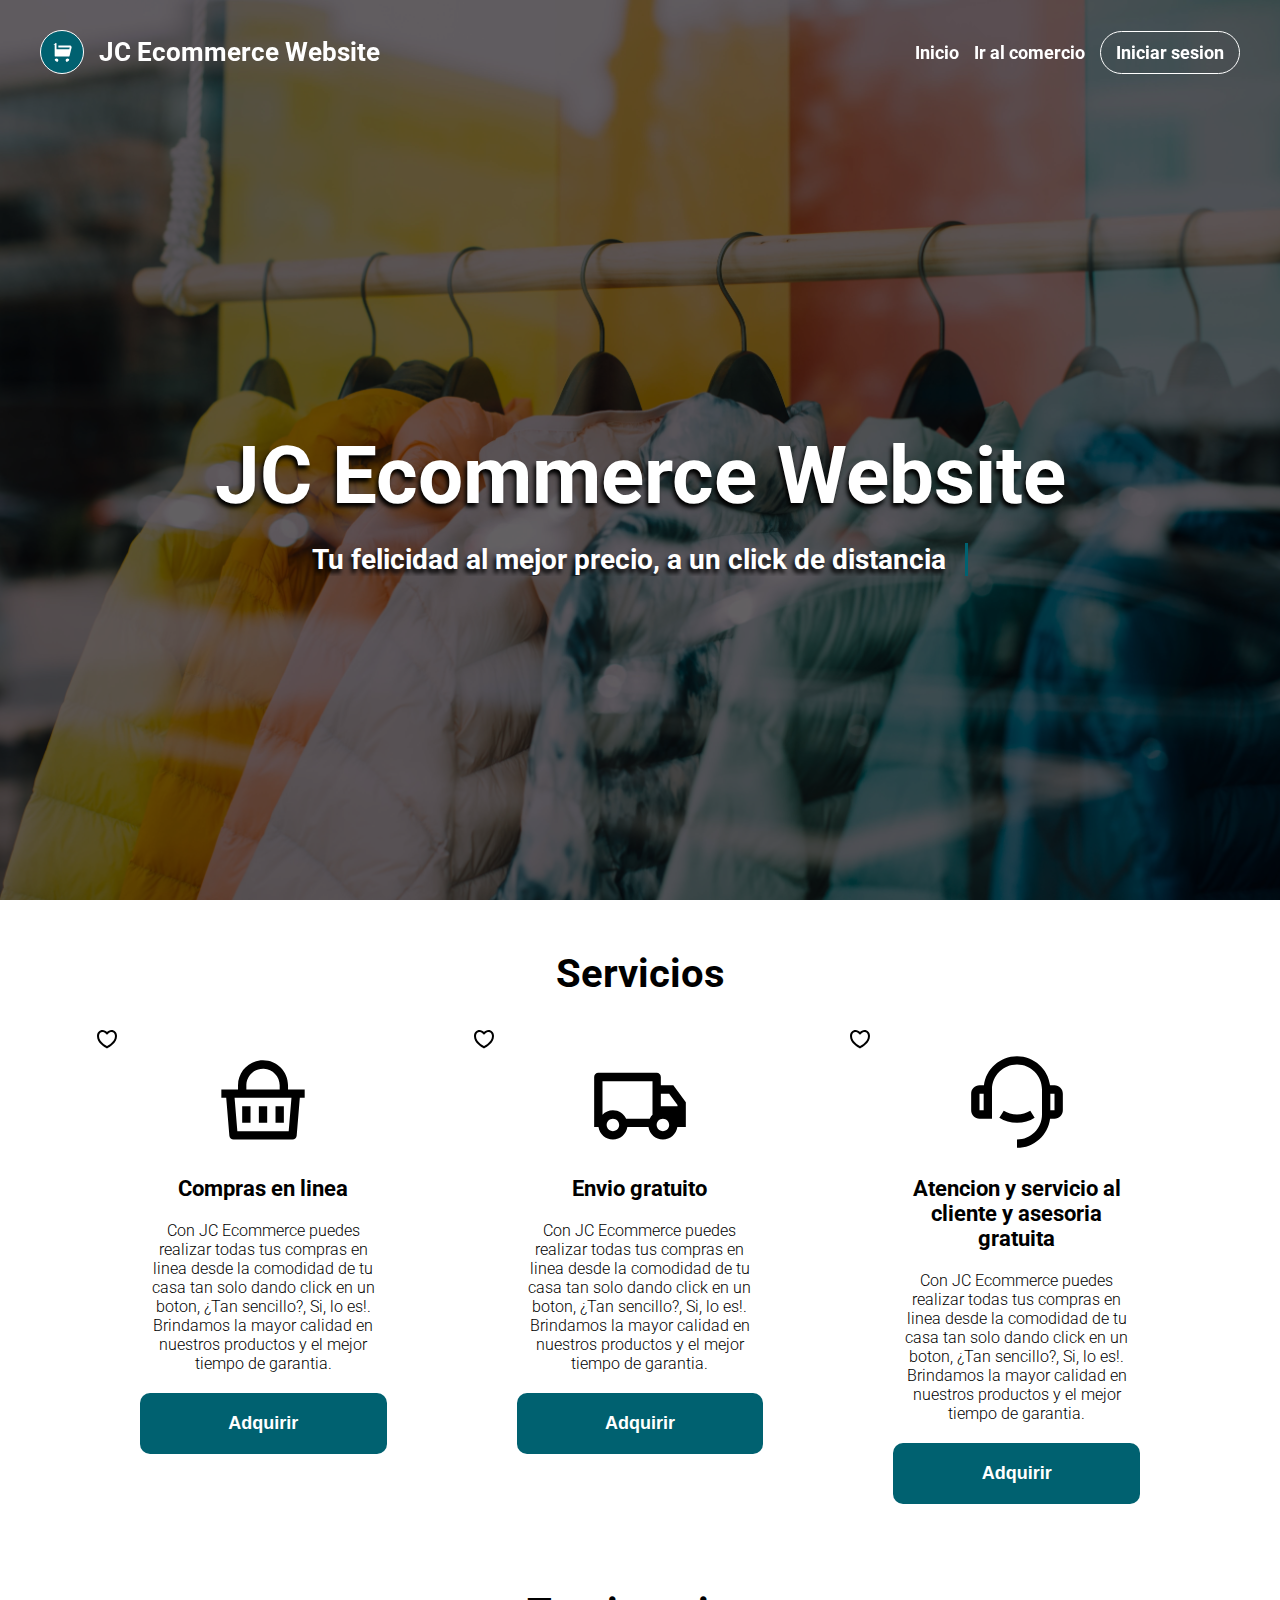
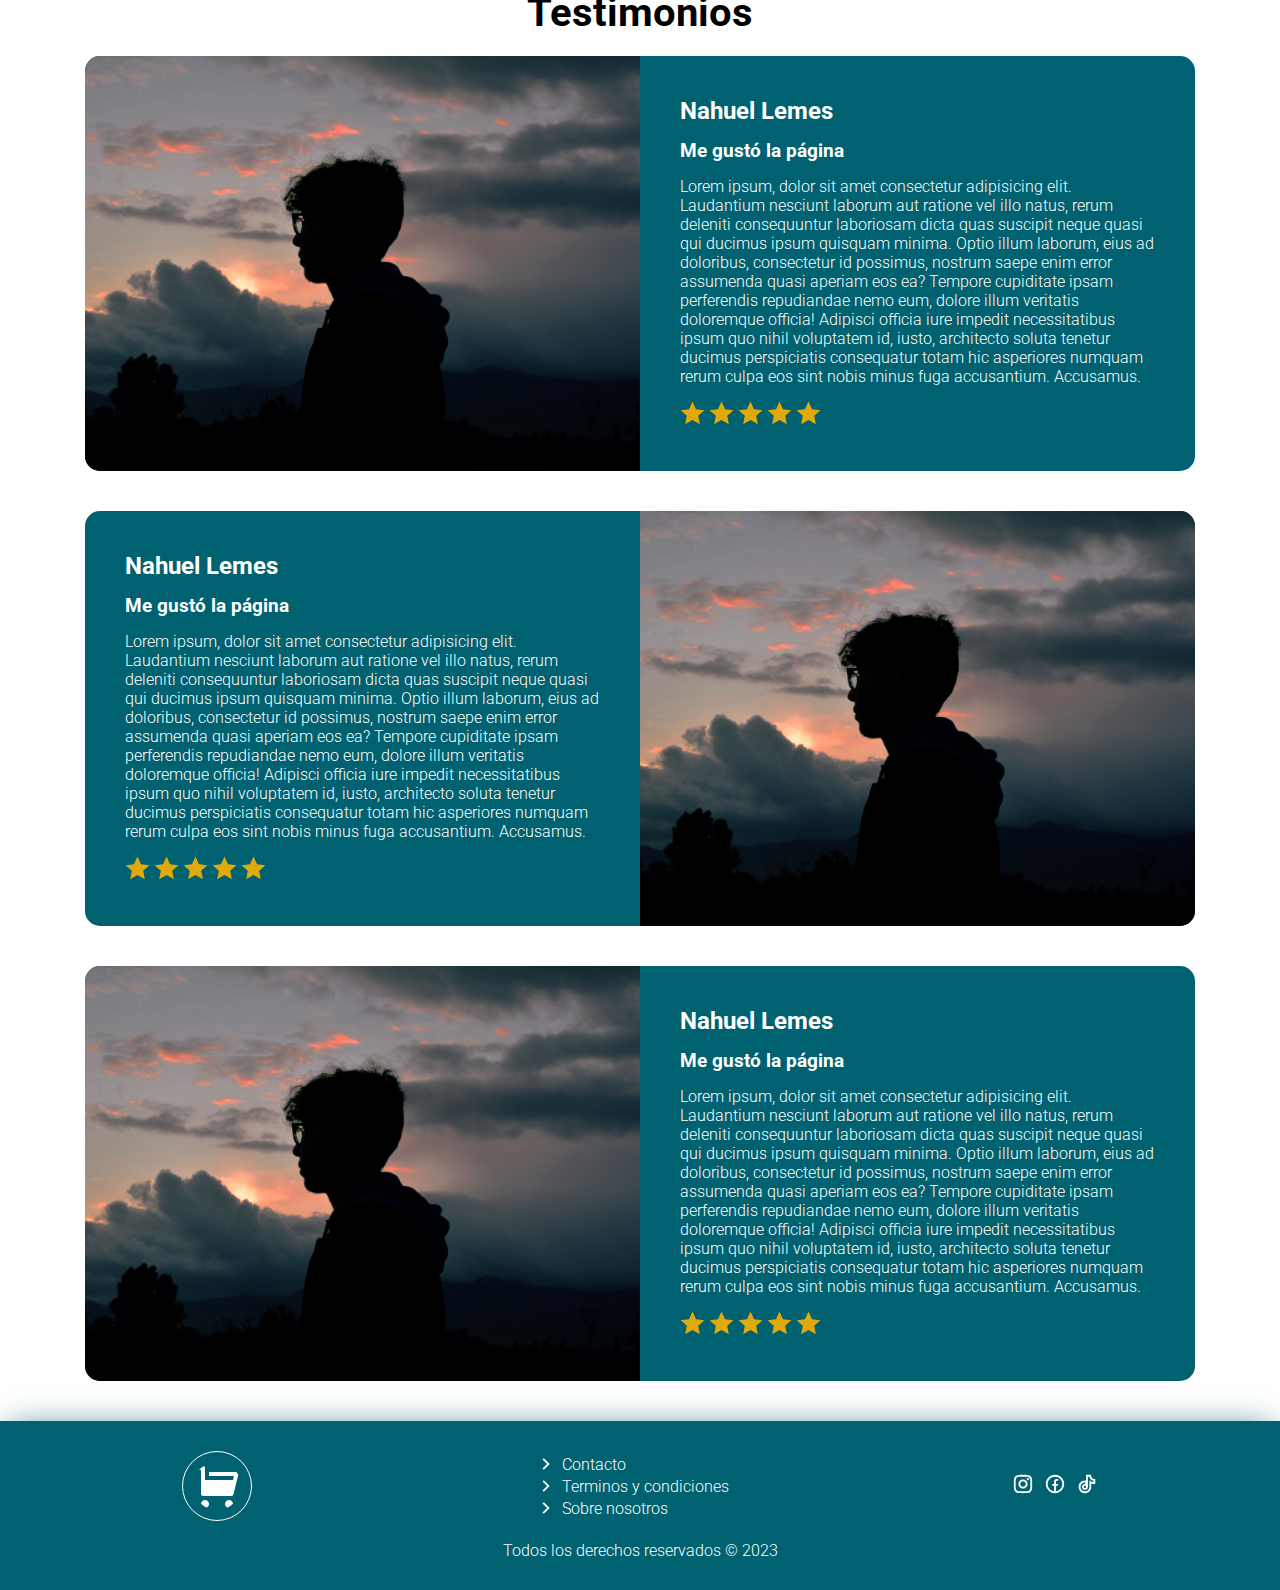
<file: index.html>
<!DOCTYPE html>
<html lang="en">

<head>
    <meta charset="UTF-8">
    <meta name="viewport" content="width=device-width, initial-scale=1.0">
    <title>JC Ecommerce Website</title>
    <link rel="stylesheet" href="./ASSETS/CSS/index.css">
    <link rel="shortcut icon" href="./ASSETS/IMG/favicon.svg" type="image/x-icon">
</head>

<body>
    <header class="header" id="header">
        <div class="header__brand">
            <img src="./ASSETS/IMG/favicon.svg" alt="Shoppping cart main logo in page">
            <h1>JC Ecommerce Website</h1>
        </div>

        <img class="header__icon" src="./ASSETS/IMG/menu.svg" alt="Icon for resposive menu" id="menu-open">

        <nav class="header__nav" id="nav-menu">
            <img class="header__icon header__icon--close" id="menu-close" src="./ASSETS/IMG/close.svg"
                alt="Close icon for responsive menu">

            <ul class="header__menu">
                <li><a class="header__link" href="./index.html">Inicio</a></li>
                <li><a class="header__link" href="./ASSETS/VIEWS/products.html">Ir al comercio</a></li>
                <li><a class="header__link header__link--button" href="./ASSETS/VIEWS/login.html">Iniciar sesion</a>
                </li>
            </ul>
        </nav>
    </header>

    <main class="welcome-content">
        <section class="banner">
            <h1 class="banner__tittle">JC Ecommerce Website</h1>
            <h2 class="banner__subtittle">Tu felicidad al mejor precio, a un click de distancia</h2>
        </section>

        <section class="services">
            <h2 class="services__tittle">Servicios</h2>
            <div class="services__container">

                <div class="services__card">
                    <span class="services__favorite">
                        <img src="./ASSETS/IMG/heart.svg" alt="Heart image for favorite service">
                    </span>
                    <img class="services__card--img" src="./ASSETS/IMG/shopping-basket.svg"
                        alt="Shooping basket service image">
                    <div class="services__card--content">
                        <h3>Compras en linea </h3>
                        <p>Con JC Ecommerce puedes realizar todas tus compras en linea desde
                            la comodidad de tu casa tan solo dando click en un boton, ¿Tan sencillo?, Si, lo es!.
                            Brindamos la mayor calidad en nuestros productos y el mejor tiempo de garantia.
                        </p>
                        <button class="services__button" type="button">Adquirir</button>
                    </div>
                </div>

                <div class="services__card">
                    <span class="services__favorite">
                        <img src="./ASSETS/IMG/heart.svg" alt="Heart image for favorite service">
                    </span>
                    <img class="services__card--img" src="./ASSETS/IMG/delivery-truck.svg"
                        alt="Delivery truck service image">
                    <div class="services__card--content">
                        <h3>Envio gratuito </h3>
                        <p>Con JC Ecommerce puedes realizar todas tus compras en linea desde
                            la comodidad de tu casa tan solo dando click en un boton, ¿Tan sencillo?, Si, lo es!.
                            Brindamos la mayor calidad en nuestros productos y el mejor tiempo de garantia.
                        </p>
                        <button class="services__button" type="button">Adquirir</button>
                    </div>
                </div>

                <div class="services__card">
                    <span class="services__favorite">
                        <img src="./ASSETS/IMG/heart.svg" alt="Heart image for favorite service">
                    </span>
                    <img class="services__card--img" src="./ASSETS/IMG/attention-service.svg"
                        alt="attention service image">
                    <div class="services__card--content">
                        <h3>Atencion y servicio al cliente y asesoria gratuita </h3>
                        <p>Con JC Ecommerce puedes realizar todas tus compras en linea desde
                            la comodidad de tu casa tan solo dando click en un boton, ¿Tan sencillo?, Si, lo es!.
                            Brindamos la mayor calidad en nuestros productos y el mejor tiempo de garantia.
                        </p>
                        <button class="services__button" type="button">Adquirir</button>
                    </div>
                </div>


            </div>
        </section>
        <section class="testimonials">
            <h2 class="testimonials__tittle">Testimonios</h2>

            <div class="testimonials__container">
                <div class="testimonials__element">
                    <div class="testimonials__image"></div>
                    <div class="testimonials__content">
                        <h2>Nahuel Lemes</h2>
                        <h3>Me gustó la página</h3>
                        <p>Lorem ipsum, dolor sit amet consectetur adipisicing elit. Laudantium nesciunt laborum aut
                            ratione vel illo natus, rerum deleniti consequuntur laboriosam dicta quas suscipit neque
                            quasi qui ducimus ipsum quisquam minima.
                            Optio illum laborum, eius ad doloribus, consectetur id possimus, nostrum saepe enim error
                            assumenda quasi aperiam eos ea? Tempore cupiditate ipsam perferendis repudiandae nemo eum,
                            dolore illum veritatis doloremque officia!
                            Adipisci officia iure impedit necessitatibus ipsum quo nihil voluptatem id, iusto,
                            architecto soluta tenetur ducimus perspiciatis consequatur totam hic asperiores numquam
                            rerum culpa eos sint nobis minus fuga accusantium. Accusamus.
                        </p>
                        <div class="testimonials__stars">
                            <img src="./ASSETS/IMG/star.svg" alt="" class="testimonials__icon">
                            <img src="./ASSETS/IMG/star.svg" alt="" class="testimonials__icon">
                            <img src="./ASSETS/IMG/star.svg" alt="" class="testimonials__icon">
                            <img src="./ASSETS/IMG/star.svg" alt="" class="testimonials__icon">
                            <img src="./ASSETS/IMG/star.svg" alt="" class="testimonials__icon">
                        </div>
                    </div>
                </div>

                <div class="testimonials__element testimonials__element--reverse">
                    <div class="testimonials__image"></div>
                    <div class="testimonials__content">
                        <h2>Nahuel Lemes</h2>
                        <h3>Me gustó la página</h3>
                        <p>Lorem ipsum, dolor sit amet consectetur adipisicing elit. Laudantium nesciunt laborum aut
                            ratione vel illo natus, rerum deleniti consequuntur laboriosam dicta quas suscipit neque
                            quasi qui ducimus ipsum quisquam minima.
                            Optio illum laborum, eius ad doloribus, consectetur id possimus, nostrum saepe enim error
                            assumenda quasi aperiam eos ea? Tempore cupiditate ipsam perferendis repudiandae nemo eum,
                            dolore illum veritatis doloremque officia!
                            Adipisci officia iure impedit necessitatibus ipsum quo nihil voluptatem id, iusto,
                            architecto soluta tenetur ducimus perspiciatis consequatur totam hic asperiores numquam
                            rerum culpa eos sint nobis minus fuga accusantium. Accusamus.
                        </p>
                        <div class="testimonials__stars">
                            <img src="./ASSETS/IMG/star.svg" alt="" class="testimonials__icon">
                            <img src="./ASSETS/IMG/star.svg" alt="" class="testimonials__icon">
                            <img src="./ASSETS/IMG/star.svg" alt="" class="testimonials__icon">
                            <img src="./ASSETS/IMG/star.svg" alt="" class="testimonials__icon">
                            <img src="./ASSETS/IMG/star.svg" alt="" class="testimonials__icon">
                        </div>
                    </div>
                </div>

                <div class="testimonials__element">
                    <div class="testimonials__image"></div>
                    <div class="testimonials__content">
                        <h2>Nahuel Lemes</h2>
                        <h3>Me gustó la página</h3>
                        <p>Lorem ipsum, dolor sit amet consectetur adipisicing elit. Laudantium nesciunt laborum aut
                            ratione vel illo natus, rerum deleniti consequuntur laboriosam dicta quas suscipit neque
                            quasi qui ducimus ipsum quisquam minima.
                            Optio illum laborum, eius ad doloribus, consectetur id possimus, nostrum saepe enim error
                            assumenda quasi aperiam eos ea? Tempore cupiditate ipsam perferendis repudiandae nemo eum,
                            dolore illum veritatis doloremque officia!
                            Adipisci officia iure impedit necessitatibus ipsum quo nihil voluptatem id, iusto,
                            architecto soluta tenetur ducimus perspiciatis consequatur totam hic asperiores numquam
                            rerum culpa eos sint nobis minus fuga accusantium. Accusamus.
                        </p>
                        <div class="testimonials__stars">
                            <img src="./ASSETS/IMG/star.svg" alt="" class="testimonials__icon">
                            <img src="./ASSETS/IMG/star.svg" alt="" class="testimonials__icon">
                            <img src="./ASSETS/IMG/star.svg" alt="" class="testimonials__icon">
                            <img src="./ASSETS/IMG/star.svg" alt="" class="testimonials__icon">
                            <img src="./ASSETS/IMG/star.svg" alt="" class="testimonials__icon">
                        </div>
                    </div>
                </div>
            </div>
        </section>
    </main>
    
    <footer class="footer">
        <div class="footer__container">
            <img class="footer__logo" src="./ASSETS/IMG/favicon.svg" alt="Shoppping cart main logo in page">
            <ul class="footer__direct-access">
                <li class="footer__link">
                    <img src="./ASSETS/IMG/arrow.svg" alt="">
                    <a href="#">Contacto</a>
                </li>
                <li class="footer__link">
                    <img src="./ASSETS/IMG/arrow.svg" alt="">
                    <a href="#">Terminos y condiciones</a>
                </li>
                <li class="footer__link">
                    <img src="./ASSETS/IMG/arrow.svg" alt="">
                    <a href="#">Sobre nosotros</a>
                </li>
            </ul>
            <ul class="footer__socials">
                <li class="footer__link footer__link--icon">
                    <a href="#">
                        <img src="./ASSETS/IMG/instagram.svg" alt="">
                    </a>
                </li>
                <li class="footer__link footer__link--icon">
                    <a href="#">
                        <img src="./ASSETS/IMG/facebook.svg" alt="">
                    </a>
                </li>
                <li class="footer__link footer__link--icon">
                    <a href="#">
                        <img src="./ASSETS/IMG/tiktok.svg" alt="">
                    </a>
                </li>
            </ul>
        </div>
        <p class="footer__copyright">Todos los derechos reservados © 2023</p>
    </footer>
    <script src="./ASSETS/JS/index.js" defer></script>
</body>

</html>
</file>
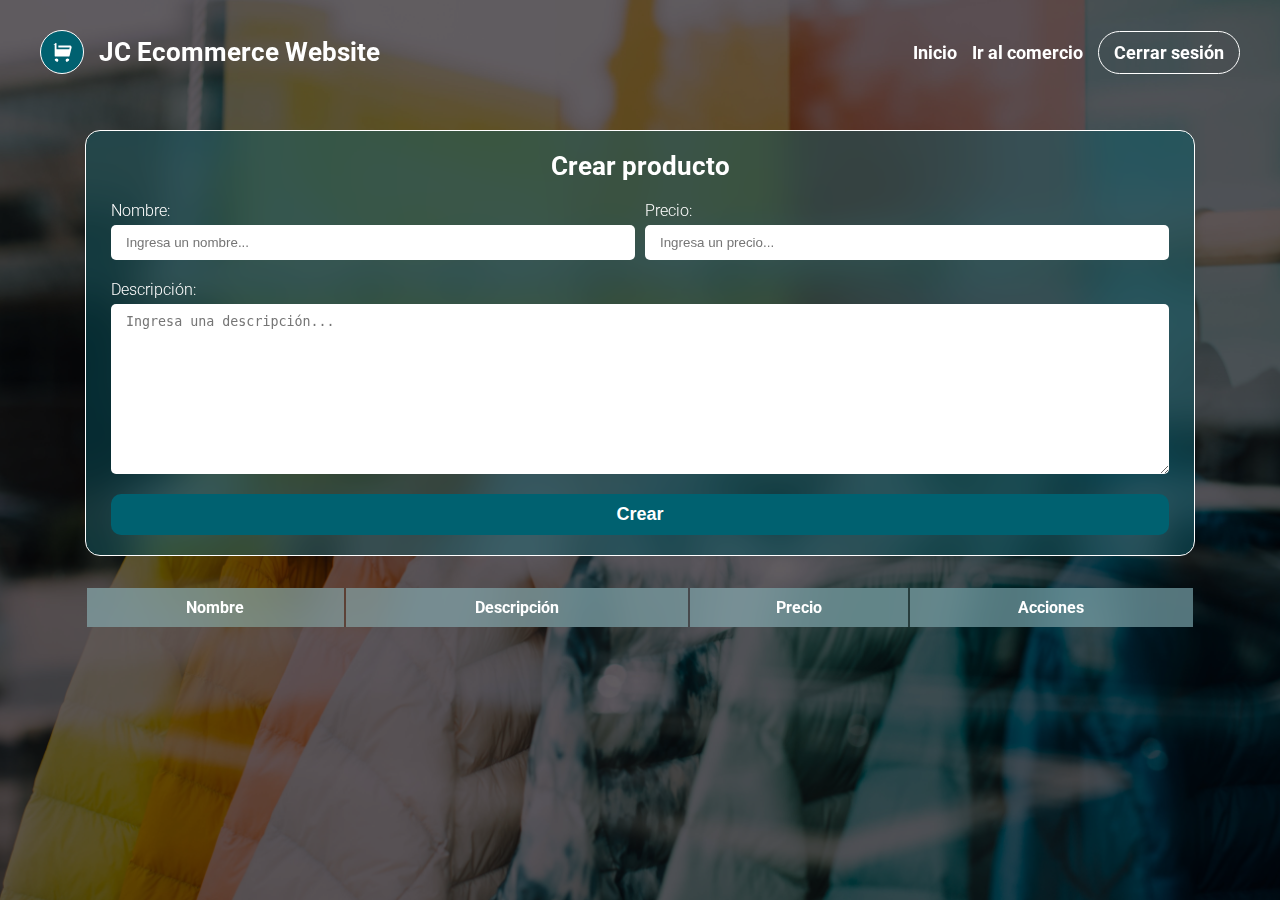
<file: ASSETS/VIEWS/admin.html>
<!DOCTYPE html>
<html lang="en">

<head>
    <meta charset="UTF-8">
    <meta name="viewport" content="width=device-width, initial-scale=1.0">
    <title>JC Ecommerce Website</title>
    <link rel="stylesheet" href="../CSS/index.css">
</head>

<body>
    <header class="header" id="header">
        <div class="header__brand">
            <img src="../IMG/favicon.svg" alt="Shopping cart main logo in page">
            <h1>JC Ecommerce Website</h1>
        </div>
        <img class="header__icon" id="menu-open" src="../IMG/menu.svg" alt="">
        <nav class="header__nav" id="nav-menu">
            <img class="header__icon header__icon--close" id="menu-close" src="../IMG/close.svg" alt="">
            <ul class="header__menu">
                <li><a class="header__link" href="../../index.html">Inicio</a></li>
                <li><a class="header__link" href="./products.html">Ir al comercio</a></li>
                <li><a class="header__link header__link--button" href="../../index.html" id="logout-button">Cerrar
                        sesión</a></li>
            </ul>
        </nav>
    </header>

    <main class="welcome-content admin-main">
        <section class="admin__container">
            <form id="product-form" class="admin__form">
                <h2 id="form-tittle">Crear producto</h2>
                <fieldset class="admin__form-section">
                    <div class="admin__input">
                        <label for="name">Nombre: </label>
                        <input id="name" type="text" required name="name" placeholder="Ingresa un nombre...">
                    </div>

                    <div class="admin__input">
                        <label for="price">Precio: </label>
                        <input id="price" type="number" required name="price" placeholder="Ingresa un precio...">
                    </div>
                </fieldset>
                <fieldset class="admin__form-section admin__form-section--row">
                    <div class="admin__input">
                        <label for="description">Descripción: </label>
                        <textarea name="description" id="description" cols="30" rows="10" required
                            placeholder="Ingresa una descripción..."></textarea>
                    </div>
                </fieldset>
                <button class="admin__button" id="submit-button" type="submit">Crear</button>
            </form>
            <table class="admin__table">
                <thead>
                    <tr>
                        <th>Nombre</th>
                        <th>Descripción</th>
                        <th>Precio</th>
                        <th>Acciones</th>
                    </tr>
                </thead>
                <tbody id="table-content">

                </tbody>
            </table>
        </section>
    </main>
    <script src="../JS/admin.js" defer></script>
    <script src="../JS/index.js" defer></script>
</body>

</html>
</file>
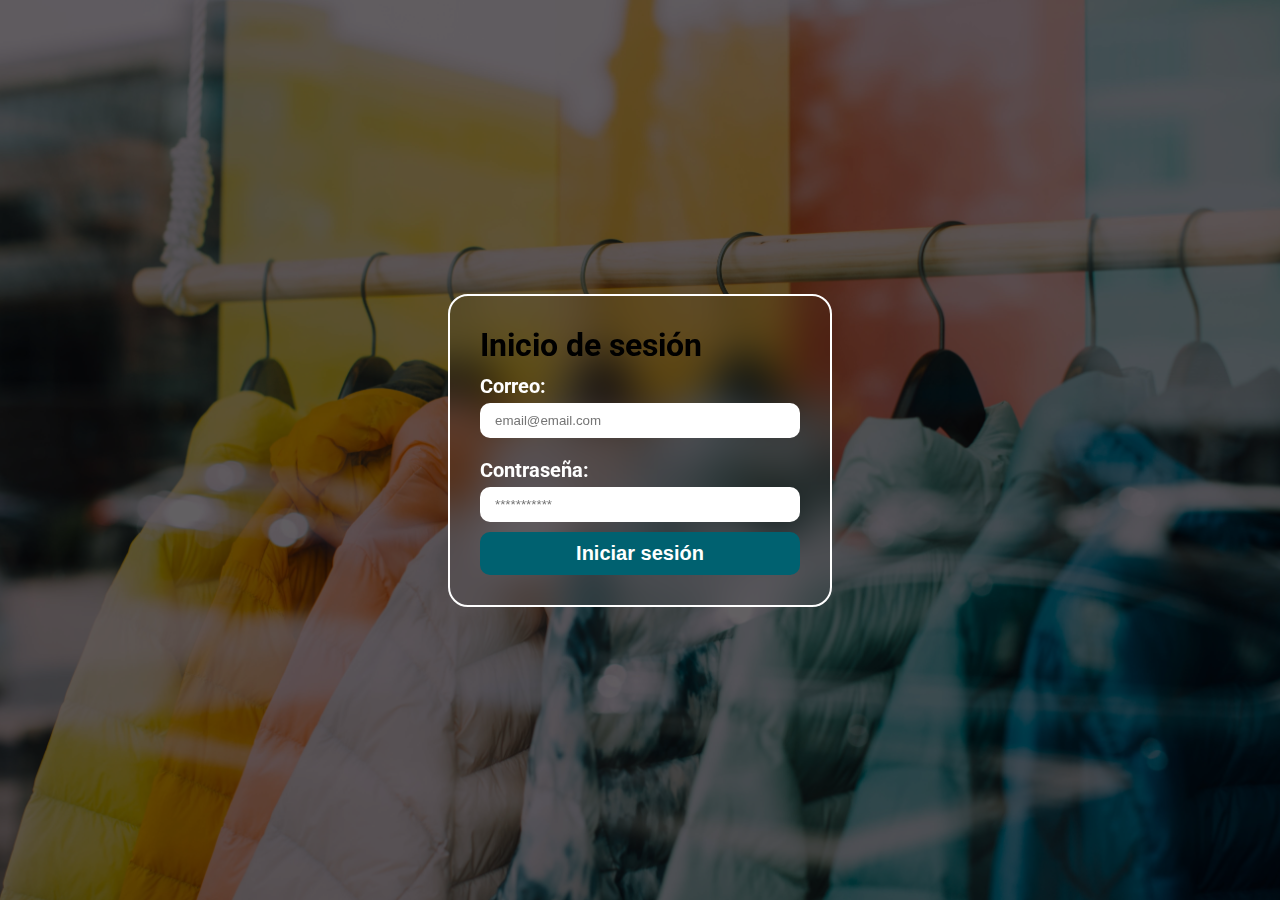
<file: ASSETS/VIEWS/login.html>
<!DOCTYPE html>
<html lang="en">
<head>
  <meta charset="UTF-8">
  <meta name="viewport" content="width=device-width, initial-scale=1.0">
  <title>JC Ecommerce Website</title>
  <link rel="stylesheet" href="../CSS/index.css">
  <link rel="shortcut icon" href="../IMG/favicon.svg" type="image/x-icon">
</head>
<body>
  <main class="welcome-content">
    <section class="login__container">
      <form id="login-form" class="login__form">
        <h1 class="login__title">Inicio de sesión</h1>
        <fieldset>
          <div class="login__input">
            <label for="">Correo: </label>
            <input name="email" type="email" placeholder="email@email.com" required>
          </div>

          <div class="login__input">
            <label for="">Contraseña: </label>
            <input name="password" type="password" placeholder="***********" required>
          </div>
        </fieldset>
        <button class="login__button" type="submit">Iniciar sesión</button>
      </form>
    </section>
  </main>
  <script src="../JS/login.js" defer></script>
</body>
</html>
</file>
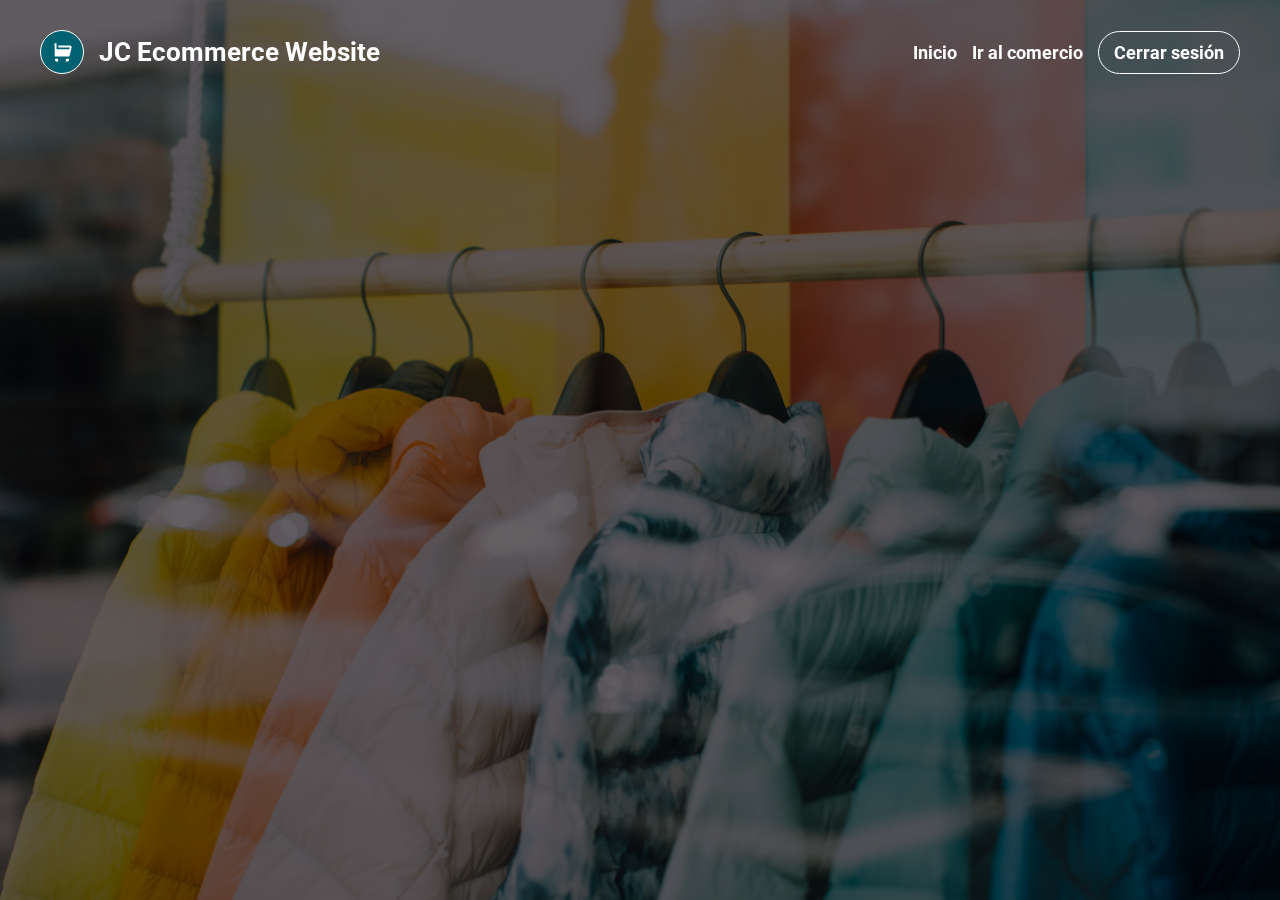
<file: ASSETS/VIEWS/shopping-cart.html>
<!DOCTYPE html>
<html lang="en">

<head>
    <meta charset="UTF-8">
    <meta name="viewport" content="width=device-width, initial-scale=1.0">
    <title>Document</title>
    <link rel="shortcut icon" href="../IMG/favicon.svg" type="image/x-icon">
    <link rel="stylesheet" href="../CSS/index.css">
</head>

<body>
    <header class="header" id="header">
        <div class="header__brand">
            <img src="../IMG/favicon.svg" alt="Shopping cart main logo in page">
            <h1>JC Ecommerce Website</h1>
        </div>
        <img class="header__icon" id="menu-open" src="../IMG/menu.svg" alt="">
        <nav class="header__nav" id="nav-menu">
            <img class="header__icon header__icon--close" id="menu-close" src="../IMG/close.svg" alt="">
            <ul class="header__menu">
                <li><a class="header__link" href="../../index.html">
                        <img src="../IMG/favicon.svg" alt="Shopping cart main logo in page">
                </a></li>
                <li><a class="header__link" href="../../index.html">Inicio</a></li>
                <li><a class="header__link" href="./products.html">Ir al comercio</a></li>
                <li><a class="header__link header__link--button" href="../../index.html" id="logout-button">Cerrar
                        sesión</a></li>
            </ul>
        </nav>
    </header>
    <main class="welcome-content admin-main">

    </main>
    <script src="../JS/admin.js" defer></script>
    <script src="../JS/index.js" defer></script>
</body>

</html>
</file>
<file: ASSETS/CSS/index.css>
@import url('https://fonts.googleapis.com/css2?family=Cormorant+Garamond&family=Roboto:wght@300;400;500&display=swap');
@import './header.css';
@import './welcome-content.css';
@import './services.css';
@import './testimonials.css';
@import './footer.css';
@import './login.css';
@import './admin.css';
@import './products.css';

* {
    margin: 0;
    padding: 0;
    box-sizing: border-box;
}

body {
    font-family: 'Roboto', sans-serif;
    font-weight: 300;
}
</file>
